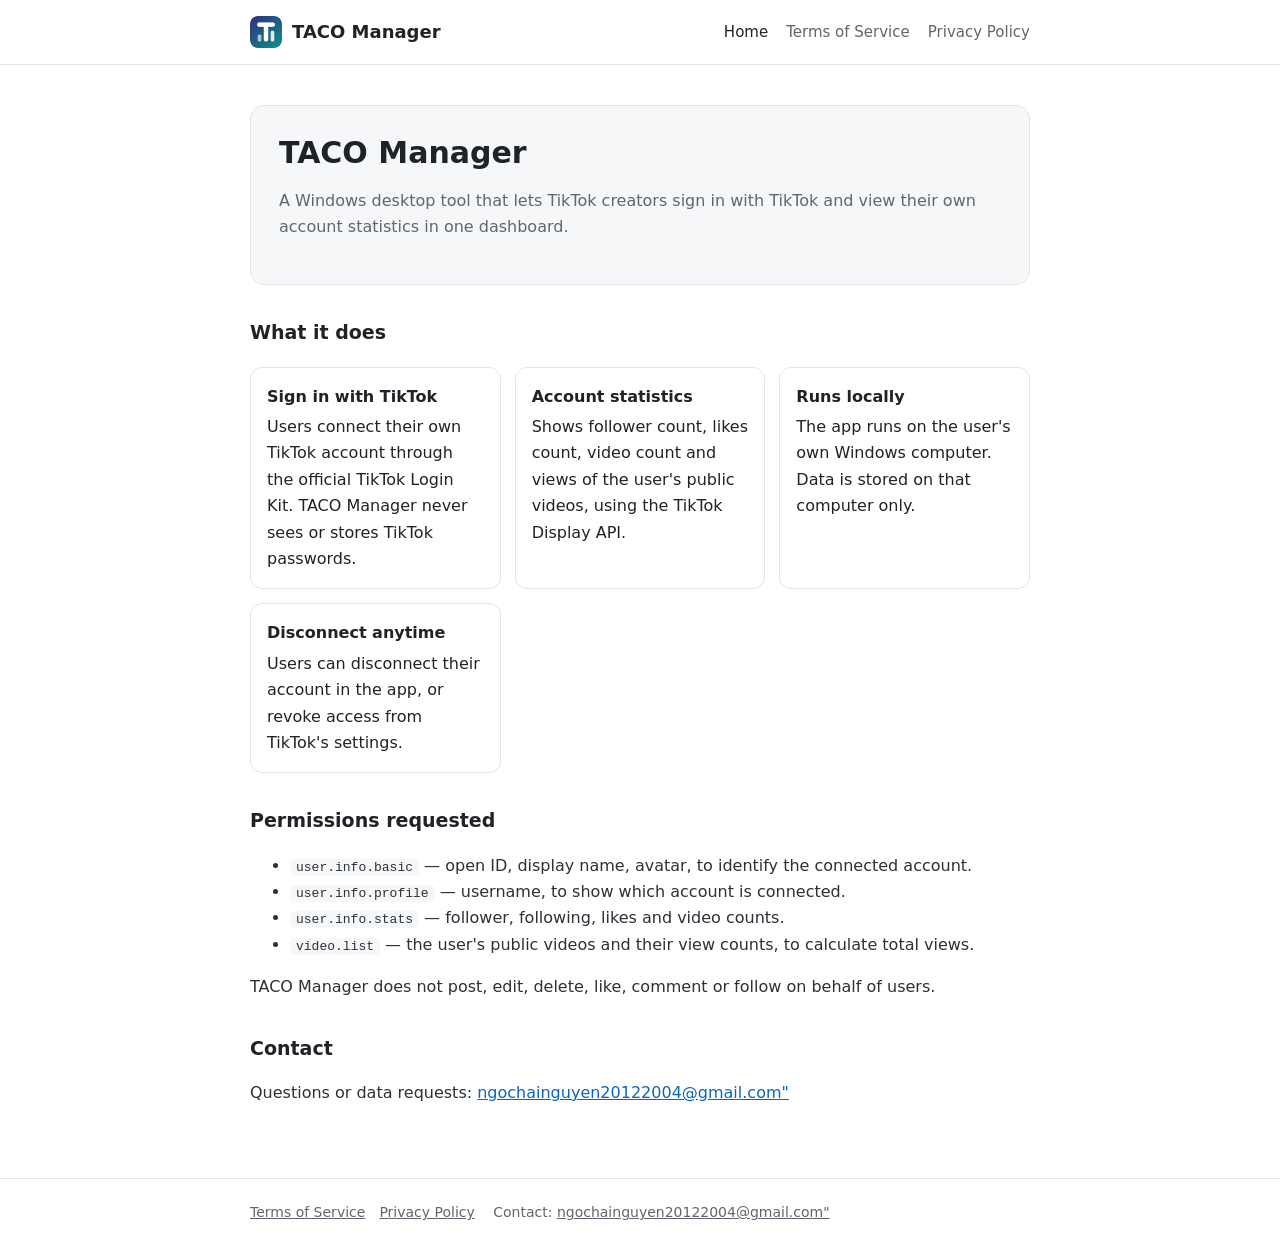
<file: index.html>
<!doctype html>
<html lang="en"><head><meta charset="utf-8"><meta name="viewport" content="width=device-width,initial-scale=1">
<title>Home — TACO Manager</title><link rel="stylesheet" href="style.css"></head>
<body><header><div class="wrap"><nav><a class="brand" href="index.html"><span class="logo">T</span>TACO Manager</a>
<div class="links"><a href="index.html" class="active">Home</a><a href="terms.html">Terms of Service</a><a href="privacy.html">Privacy Policy</a></div></nav></div></header>
<main><div class="wrap"><div class="hero"><h1>TACO Manager</h1>
<p class="muted">A Windows desktop tool that lets TikTok creators sign in with TikTok and view their own account statistics in one dashboard.</p></div>
<h2>What it does</h2>
<div class="grid">
<div class="card"><b>Sign in with TikTok</b>Users connect their own TikTok account through the official TikTok Login Kit. TACO Manager never sees or stores TikTok passwords.</div>
<div class="card"><b>Account statistics</b>Shows follower count, likes count, video count and views of the user's public videos, using the TikTok Display API.</div>
<div class="card"><b>Runs locally</b>The app runs on the user's own Windows computer. Data is stored on that computer only.</div>
<div class="card"><b>Disconnect anytime</b>Users can disconnect their account in the app, or revoke access from TikTok's settings.</div>
</div>
<h2>Permissions requested</h2>
<ul>
<li><code>user.info.basic</code> — open ID, display name, avatar, to identify the connected account.</li>
<li><code>user.info.profile</code> — username, to show which account is connected.</li>
<li><code>user.info.stats</code> — follower, following, likes and video counts.</li>
<li><code>video.list</code> — the user's public videos and their view counts, to calculate total views.</li>
</ul>
<p>TACO Manager does not post, edit, delete, like, comment or follow on behalf of users.</p>
<h2>Contact</h2>
<p>Questions or data requests: <a href="mailto:ngochainguyen20122004@gmail.com">ngochainguyen20122004@gmail.com"</a></p></div></main>
<footer><div class="wrap"><a href="terms.html">Terms of Service</a><a href="privacy.html">Privacy Policy</a>
<span>Contact: <a href="mailto:ngochainguyen20122004@gmail.com"">ngochainguyen20122004@gmail.com"</a></span></div></footer></body></html>
</file>
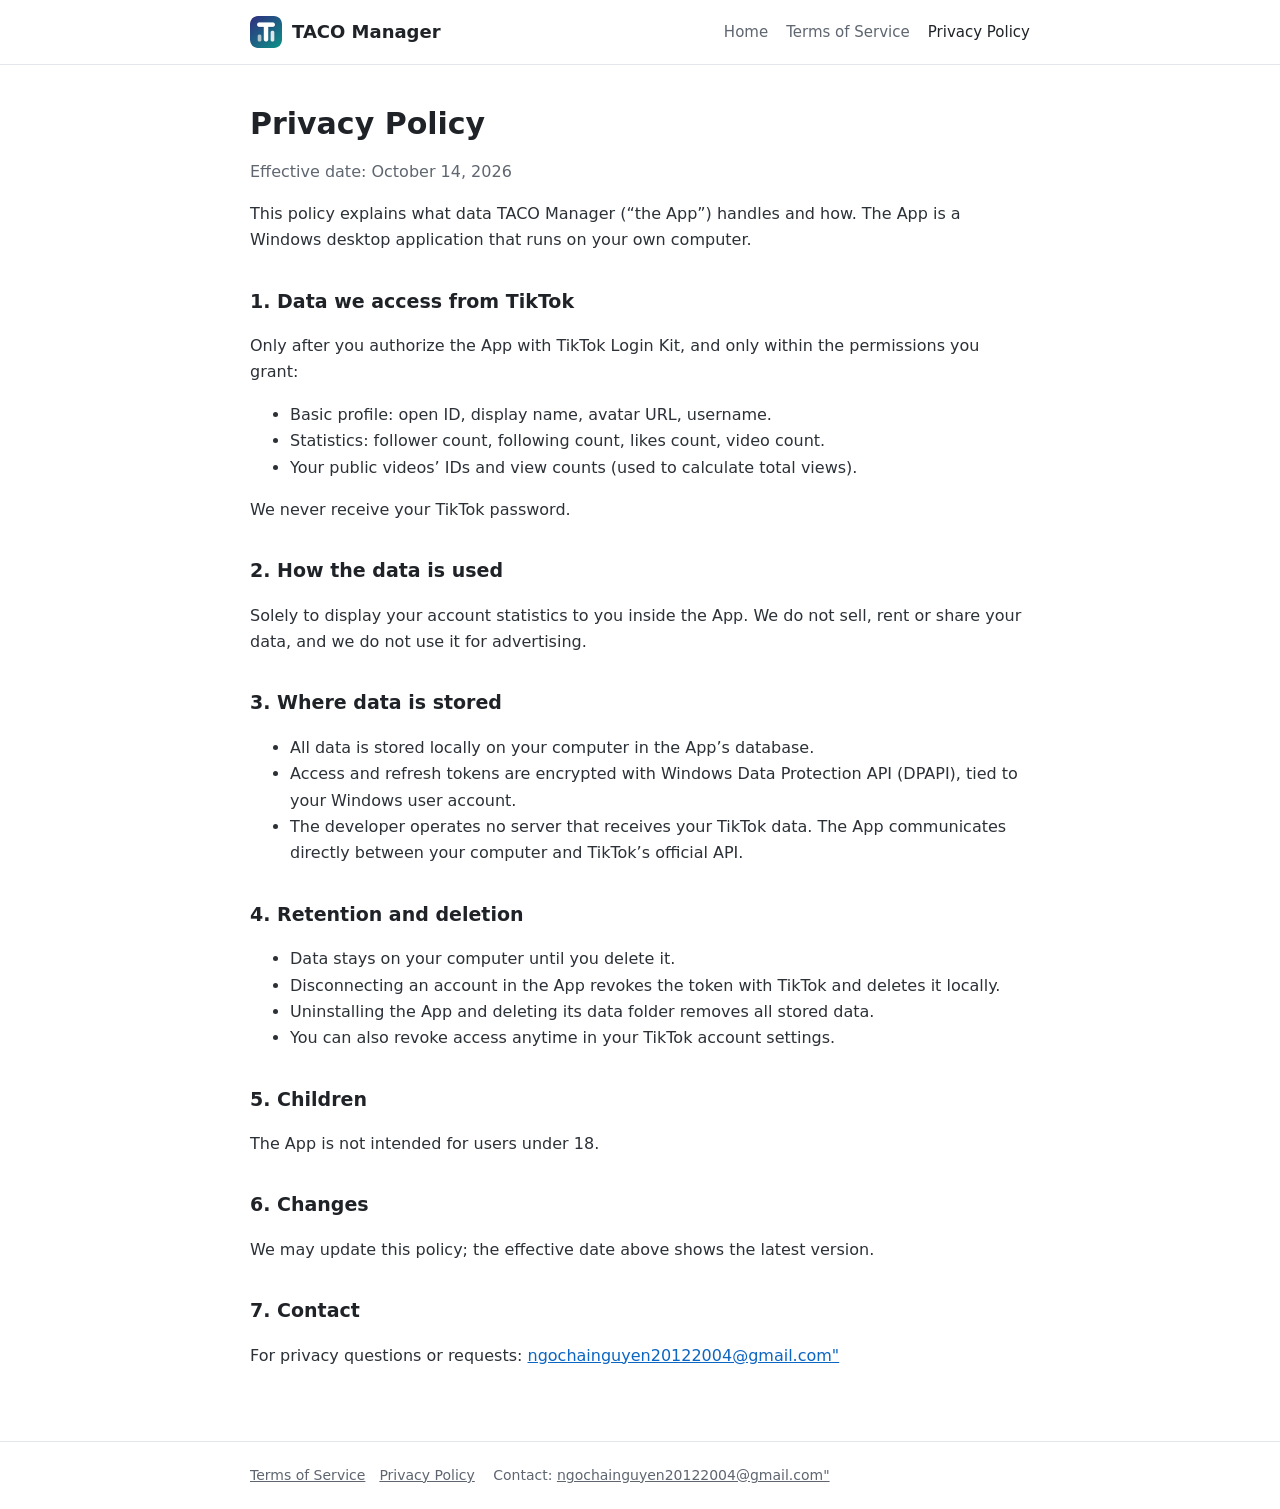
<file: privacy.html>
<!doctype html>
<html lang="en"><head><meta charset="utf-8"><meta name="viewport" content="width=device-width,initial-scale=1">
<title>Privacy Policy — TACO Manager</title><link rel="stylesheet" href="style.css"></head>
<body><header><div class="wrap"><nav><a class="brand" href="index.html"><span class="logo">T</span>TACO Manager</a>
<div class="links"><a href="index.html">Home</a><a href="terms.html">Terms of Service</a><a href="privacy.html" class="active">Privacy Policy</a></div></nav></div></header>
<main><div class="wrap"><h1>Privacy Policy</h1><p class="muted">Effective date: October 14, 2026</p>
<p>This policy explains what data TACO Manager (“the App”) handles and how. The App is a Windows desktop application that runs on your own computer.</p>
<h2>1. Data we access from TikTok</h2>
<p>Only after you authorize the App with TikTok Login Kit, and only within the permissions you grant:</p>
<ul>
<li>Basic profile: open ID, display name, avatar URL, username.</li>
<li>Statistics: follower count, following count, likes count, video count.</li>
<li>Your public videos’ IDs and view counts (used to calculate total views).</li>
</ul>
<p>We never receive your TikTok password.</p>
<h2>2. How the data is used</h2>
<p>Solely to display your account statistics to you inside the App. We do not sell, rent or share your data, and we do not use it for advertising.</p>
<h2>3. Where data is stored</h2>
<ul>
<li>All data is stored locally on your computer in the App’s database.</li>
<li>Access and refresh tokens are encrypted with Windows Data Protection API (DPAPI), tied to your Windows user account.</li>
<li>The developer operates no server that receives your TikTok data. The App communicates directly between your computer and TikTok’s official API.</li>
</ul>
<h2>4. Retention and deletion</h2>
<ul>
<li>Data stays on your computer until you delete it.</li>
<li>Disconnecting an account in the App revokes the token with TikTok and deletes it locally.</li>
<li>Uninstalling the App and deleting its data folder removes all stored data.</li>
<li>You can also revoke access anytime in your TikTok account settings.</li>
</ul>
<h2>5. Children</h2>
<p>The App is not intended for users under 18.</p>
<h2>6. Changes</h2>
<p>We may update this policy; the effective date above shows the latest version.</p>
<h2>7. Contact</h2>
<p>For privacy questions or requests: <a href="mailto:ngochainguyen20122004@gmail.com"">ngochainguyen20122004@gmail.com"</a></p></div></main>
<footer><div class="wrap"><a href="terms.html">Terms of Service</a><a href="privacy.html">Privacy Policy</a>
<span>Contact: <a href="mailto:ngochainguyen20122004@gmail.com"">ngochainguyen20122004@gmail.com"</a></span></div></footer></body></html>
</file>
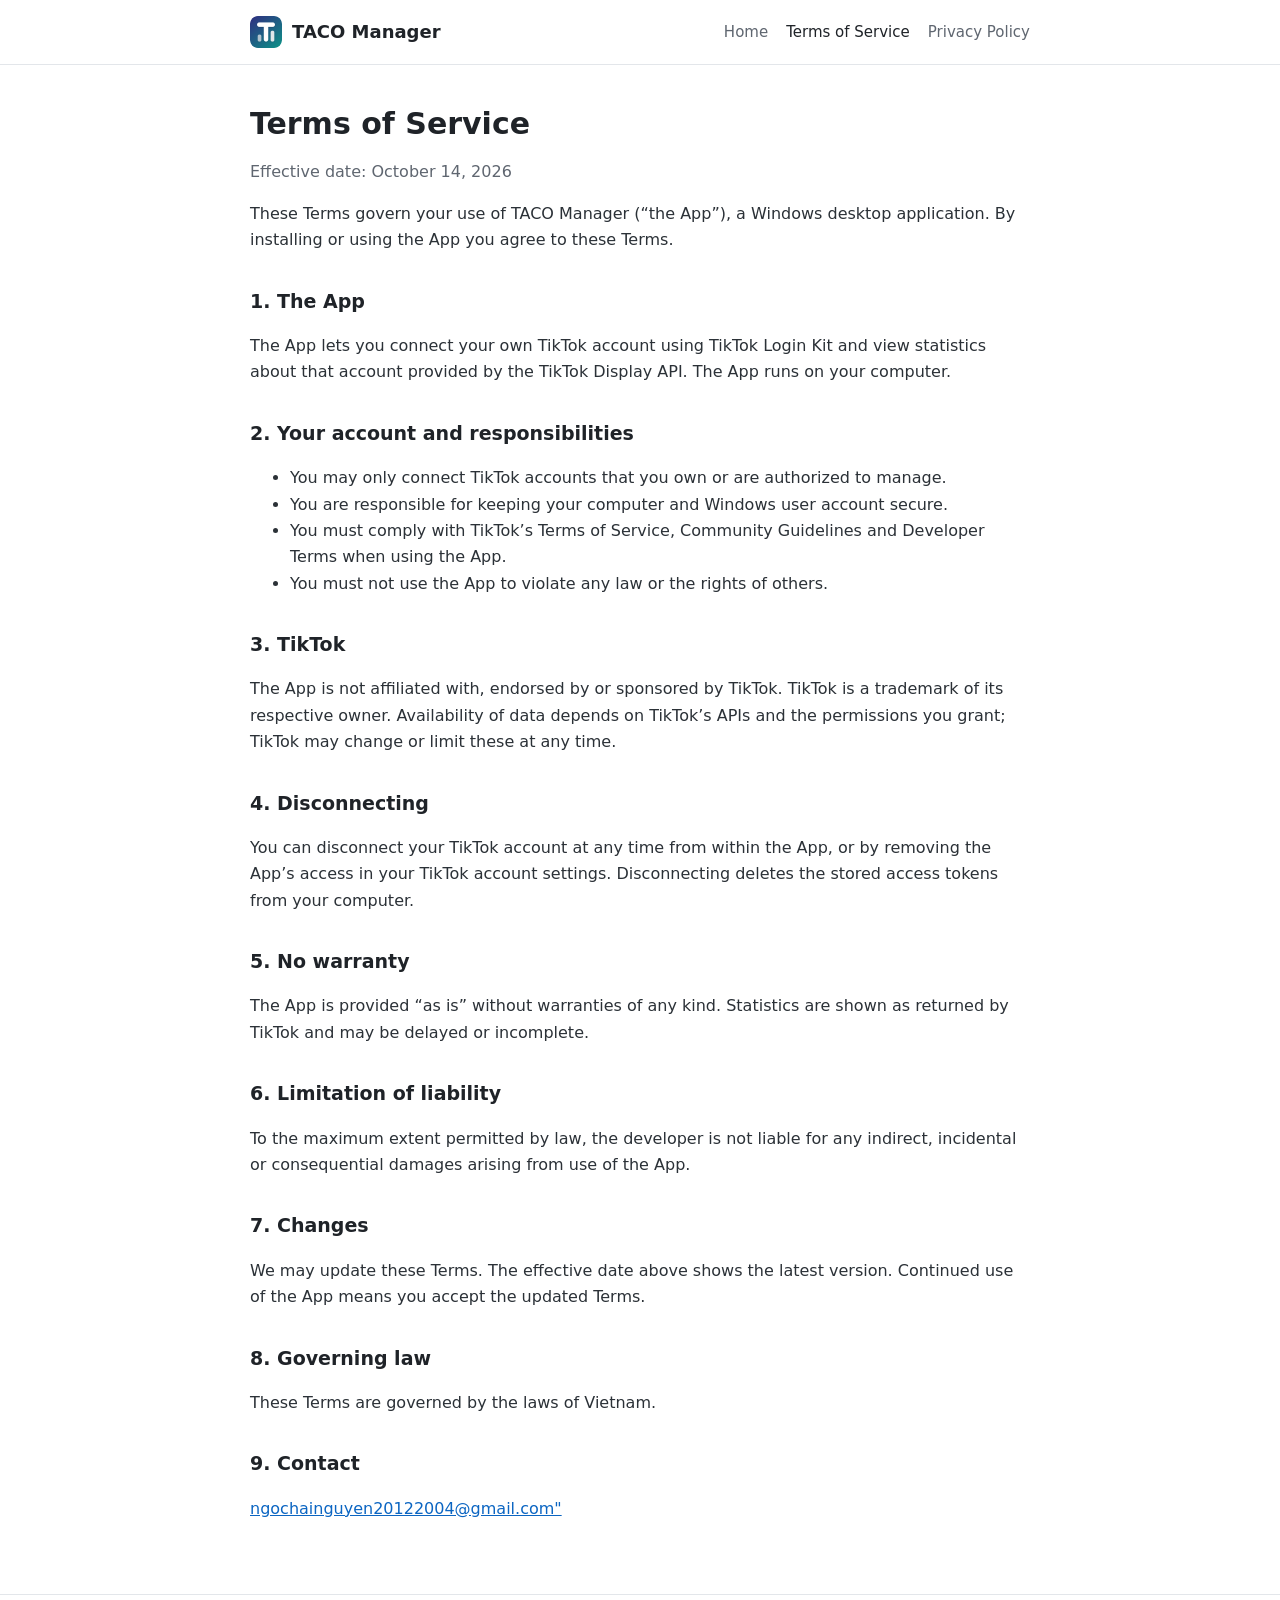
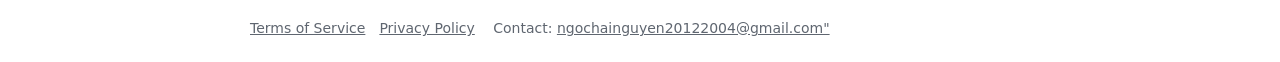
<file: terms.html>
<!doctype html>
<html lang="en"><head><meta charset="utf-8"><meta name="viewport" content="width=device-width,initial-scale=1">
<title>Terms of Service — TACO Manager</title><link rel="stylesheet" href="style.css"></head>
<body><header><div class="wrap"><nav><a class="brand" href="index.html"><span class="logo">T</span>TACO Manager</a>
<div class="links"><a href="index.html">Home</a><a href="terms.html" class="active">Terms of Service</a><a href="privacy.html">Privacy Policy</a></div></nav></div></header>
<main><div class="wrap"><h1>Terms of Service</h1><p class="muted">Effective date: October 14, 2026</p>
<p>These Terms govern your use of TACO Manager (“the App”), a Windows desktop application. By installing or using the App you agree to these Terms.</p>
<h2>1. The App</h2>
<p>The App lets you connect your own TikTok account using TikTok Login Kit and view statistics about that account provided by the TikTok Display API. The App runs on your computer.</p>
<h2>2. Your account and responsibilities</h2>
<ul>
<li>You may only connect TikTok accounts that you own or are authorized to manage.</li>
<li>You are responsible for keeping your computer and Windows user account secure.</li>
<li>You must comply with TikTok’s Terms of Service, Community Guidelines and Developer Terms when using the App.</li>
<li>You must not use the App to violate any law or the rights of others.</li>
</ul>
<h2>3. TikTok</h2>
<p>The App is not affiliated with, endorsed by or sponsored by TikTok. TikTok is a trademark of its respective owner. Availability of data depends on TikTok’s APIs and the permissions you grant; TikTok may change or limit these at any time.</p>
<h2>4. Disconnecting</h2>
<p>You can disconnect your TikTok account at any time from within the App, or by removing the App’s access in your TikTok account settings. Disconnecting deletes the stored access tokens from your computer.</p>
<h2>5. No warranty</h2>
<p>The App is provided “as is” without warranties of any kind. Statistics are shown as returned by TikTok and may be delayed or incomplete.</p>
<h2>6. Limitation of liability</h2>
<p>To the maximum extent permitted by law, the developer is not liable for any indirect, incidental or consequential damages arising from use of the App.</p>
<h2>7. Changes</h2>
<p>We may update these Terms. The effective date above shows the latest version. Continued use of the App means you accept the updated Terms.</p>
<h2>8. Governing law</h2>
<p>These Terms are governed by the laws of Vietnam.</p>
<h2>9. Contact</h2>
<p><a href="mailto:ngochainguyen20122004@gmail.com"">ngochainguyen20122004@gmail.com"</a></p></div></main>
<footer><div class="wrap"><a href="terms.html">Terms of Service</a><a href="privacy.html">Privacy Policy</a>
<span>Contact: <a href="mailto:ngochainguyen20122004@gmail.com"">ngochainguyen20122004@gmail.com"</a></span></div></footer></body></html>
</file>
<file: style.css>
:root{--bg:#ffffff;--soft:#f6f7f9;--line:#e3e6ea;--text:#1f2328;--muted:#5f6670;--accent:#2b3f86;--accent2:#0d9488}
*{box-sizing:border-box}
body{margin:0;font-family:"Segoe UI",system-ui,-apple-system,Roboto,Arial,sans-serif;color:var(--text);background:var(--bg);line-height:1.65}
header{border-bottom:1px solid var(--line);background:#fff}
.wrap{max-width:820px;margin:0 auto;padding:0 20px}
nav{display:flex;align-items:center;justify-content:space-between;height:64px}
.brand{display:flex;align-items:center;gap:10px;font-weight:700;font-size:18px;color:var(--text);text-decoration:none}
.logo{width:32px;height:32px;border-radius:8px;background:url(icon.png) center/cover no-repeat;color:transparent;font-size:0;display:inline-block}
nav .links a{color:var(--muted);text-decoration:none;margin-left:18px;font-size:15px}
nav .links a:hover,nav .links a.active{color:var(--text)}
main{padding:40px 0 56px}
h1{font-size:30px;line-height:1.25;margin:0 0 8px}
h2{font-size:19px;margin:32px 0 8px}
p,li{color:#2b3137}
.muted{color:var(--muted)}
.hero{padding:28px;border:1px solid var(--line);border-radius:14px;background:var(--soft);margin-bottom:28px}
.grid{display:grid;grid-template-columns:repeat(auto-fit,minmax(220px,1fr));gap:14px;margin-top:18px}
.card{border:1px solid var(--line);border-radius:12px;padding:16px;background:#fff}
.card b{display:block;margin-bottom:4px}
a{color:#0b65c2}
footer{border-top:1px solid var(--line);padding:22px 0;color:var(--muted);font-size:14px}
footer a{color:var(--muted);margin-right:14px}
code{background:var(--soft);padding:1px 6px;border-radius:5px}
</file>
